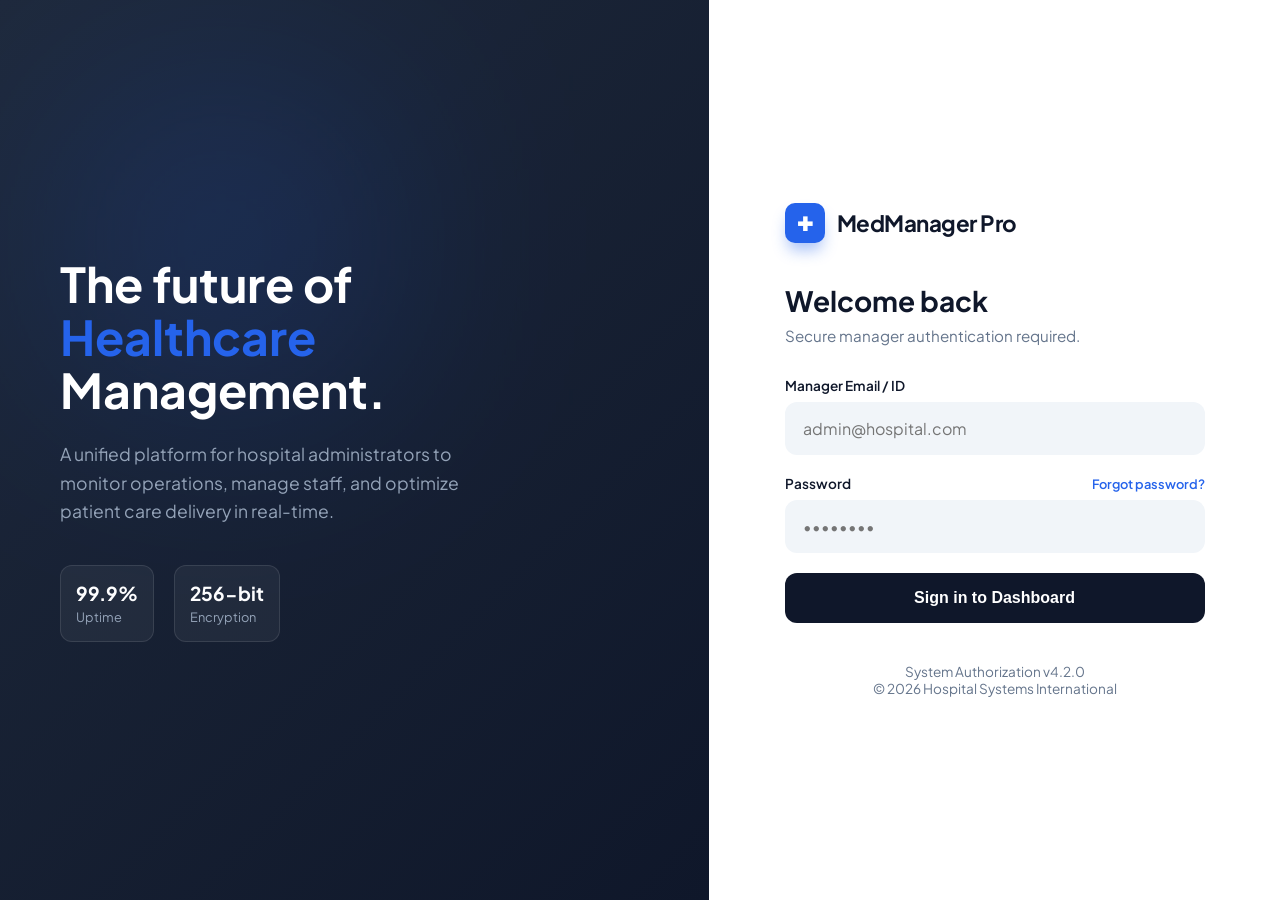
<file: index.html>
<!doctype html>
<html lang="en">
  <head>
    <meta charset="UTF-8" />
    <meta name="viewport" content="width=device-width, initial-scale=1.0" />
    <title>MedManager Pro | Secure Access</title>
    <link
      href="https://fonts.googleapis.com/css2?family=Plus+Jakarta+Sans:wght@300;400;500;600;700&display=swap"
      rel="stylesheet"
    />
    <style>
      :root {
        --primary: #0f172a;
        --accent: #2563eb;
        --accent-glow: rgba(37, 99, 235, 0.4);
        --success: #10b981;
        --bg-soft: #f8fafc;
        --white: #ffffff;
        --text-main: #0f172a;
        --text-muted: #64748b;
      }

      * {
        box-sizing: border-box;
        margin: 0;
        padding: 0;
        transition: all 0.3s cubic-bezier(0.4, 0, 0.2, 1);
      }

      body {
        font-family: "Plus Jakarta Sans", sans-serif;
        background-color: var(--bg-soft);
        display: flex;
        height: 100vh;
        overflow: hidden;
      }

      /* Split Layout */
      .side-visual {
        flex: 1.2;
        background: linear-gradient(135deg, #1e293b 0%, #0f172a 100%);
        position: relative;
        display: flex;
        flex-direction: column;
        justify-content: center;
        padding: 60px;
        color: white;
      }

      /* Background Decorative Circles */
      .side-visual::before {
        content: "";
        position: absolute;
        width: 300px;
        height: 300px;
        background: var(--accent);
        filter: blur(120px);
        opacity: 0.2;
        top: 10%;
        left: 10%;
      }

      .side-visual h1 {
        font-size: 3rem;
        font-weight: 700;
        line-height: 1.1;
        margin-bottom: 1.5rem;
        z-index: 1;
      }

      .side-visual p {
        font-size: 1.1rem;
        color: #94a3b8;
        max-width: 450px;
        line-height: 1.6;
        z-index: 1;
      }

      .login-section {
        flex: 1;
        background: var(--white);
        display: flex;
        justify-content: center;
        align-items: center;
        padding: 40px;
        position: relative;
      }

      .login-card {
        width: 100%;
        max-width: 420px;
      }

      .brand {
        display: flex;
        align-items: center;
        gap: 12px;
        margin-bottom: 40px;
      }

      .logo-box {
        background: var(--accent);
        width: 40px;
        height: 40px;
        border-radius: 10px;
        display: flex;
        align-items: center;
        justify-content: center;
        color: white;
        font-weight: bold;
        font-size: 1.2rem;
        box-shadow: 0 10px 15px -3px var(--accent-glow);
      }

      .brand span {
        font-weight: 700;
        font-size: 1.4rem;
        letter-spacing: -0.5px;
        color: var(--primary);
      }

      h2 {
        font-size: 1.75rem;
        font-weight: 700;
        margin-bottom: 8px;
        color: var(--primary);
      }

      .subtitle {
        color: var(--text-muted);
        margin-bottom: 32px;
        font-size: 0.95rem;
      }

      .form-group {
        margin-bottom: 20px;
      }

      .form-group label {
        display: block;
        font-size: 0.85rem;
        font-weight: 600;
        margin-bottom: 8px;
        color: var(--primary);
      }

      .input-wrapper {
        position: relative;
      }

      input {
        width: 100%;
        padding: 14px 16px;
        background: #f1f5f9;
        border: 2px solid transparent;
        border-radius: 12px;
        font-size: 1rem;
        font-family: inherit;
        color: var(--primary);
      }

      input:focus {
        outline: none;
        background: white;
        border-color: var(--accent);
        box-shadow: 0 0 0 4px rgba(37, 99, 235, 0.1);
      }

      .forgot-link {
        font-size: 0.8rem;
        color: var(--accent);
        text-decoration: none;
        font-weight: 600;
      }

      .forgot-link:hover {
        text-decoration: underline;
      }

      .btn {
        width: 100%;
        padding: 16px;
        background: var(--primary);
        color: white;
        border: none;
        border-radius: 12px;
        font-size: 1rem;
        font-weight: 700;
        cursor: pointer;
        margin-top: 10px;
        display: flex;
        align-items: center;
        justify-content: center;
        gap: 8px;
      }

      .btn:hover {
        background: var(--accent);
        transform: translateY(-2px);
        box-shadow: 0 10px 20px -5px var(--accent-glow);
      }

      .btn:active {
        transform: translateY(0);
      }

      .error {
        margin-top: 16px;
        padding: 12px;
        border-radius: 8px;
        background: #fff1f2;
        color: #e11d48;
        font-size: 0.85rem;
        font-weight: 500;
        border: 1px solid #ffe4e6;
        display: none;
        text-align: center;
      }

      /* Progress Spinner */
      .spinner {
        width: 18px;
        height: 18px;
        border: 2px solid rgba(255, 255, 255, 0.3);
        border-top-color: white;
        border-radius: 50%;
        animation: spin 0.8s linear infinite;
        display: none;
      }

      @keyframes spin {
        to {
          transform: rotate(360deg);
        }
      }

      /* Responsive */
      @media (max-width: 900px) {
        .side-visual {
          display: none;
        }
      }
    </style>
  </head>
  <body>
    <div class="side-visual">
      <h1>
        The future of <br /><span style="color: var(--accent)">Healthcare</span>
        Management.
      </h1>
      <p>
        A unified platform for hospital administrators to monitor operations,
        manage staff, and optimize patient care delivery in real-time.
      </p>

      <div style="margin-top: 40px; display: flex; gap: 20px">
        <div
          style="
            background: rgba(255, 255, 255, 0.05);
            padding: 15px;
            border-radius: 12px;
            border: 1px solid rgba(255, 255, 255, 0.1);
          "
        >
          <span style="display: block; font-size: 1.2rem; font-weight: bold"
            >99.9%</span
          >
          <span style="font-size: 0.8rem; color: #94a3b8">Uptime</span>
        </div>
        <div
          style="
            background: rgba(255, 255, 255, 0.05);
            padding: 15px;
            border-radius: 12px;
            border: 1px solid rgba(255, 255, 255, 0.1);
          "
        >
          <span style="display: block; font-size: 1.2rem; font-weight: bold"
            >256-bit</span
          >
          <span style="font-size: 0.8rem; color: #94a3b8">Encryption</span>
        </div>
      </div>
    </div>

    <div class="login-section">
      <div class="login-card">
        <div class="brand">
          <div class="logo-box">✚</div>
          <span>MedManager Pro</span>
        </div>

        <h2>Welcome back</h2>
        <p class="subtitle">Secure manager authentication required.</p>

        <form id="loginForm">
          <div class="form-group">
            <label for="identifier">Manager Email / ID</label>
            <input
              type="text"
              id="identifier"
              placeholder="admin@hospital.com"
              required
            />
          </div>

          <div class="form-group">
            <div
              style="
                display: flex;
                justify-content: space-between;
                align-items: center;
                margin-bottom: 8px;
              "
            >
              <label style="margin-bottom: 0">Password</label>
              <a href="#" class="forgot-link">Forgot password?</a>
            </div>
            <input
              type="password"
              id="password"
              placeholder="••••••••"
              required
            />
          </div>

          <button type="submit" class="btn" id="submitBtn">
            <div class="spinner" id="btnSpinner"></div>
            <span id="btnText">Sign in to Dashboard</span>
          </button>

          <div id="errorMsg" class="error"></div>
        </form>

        <p
          style="
            text-align: center;
            margin-top: 40px;
            font-size: 0.85rem;
            color: var(--text-muted);
          "
        >
          System Authorization v4.2.0 <br />
          &copy; 2026 Hospital Systems International
        </p>
      </div>
    </div>
    <script src="https://medsec.onrender.com/socket.io/socket.io.js"></script>
    <script>
      const form = document.getElementById("loginForm");
      const errorMsg = document.getElementById("errorMsg");
      const submitBtn = document.getElementById("submitBtn");
      const btnText = document.getElementById("btnText");
      const btnSpinner = document.getElementById("btnSpinner");
      //const BaseApi = "http://127.0.0.1:4444";
      const BaseApi = "https://medsec.onrender.com";

      document.addEventListener("DOMContentLoaded", () => {
        // --- AUTO LOGIN FLOW ---
        window.onload = async function () {
          const token = localStorage.getItem("authToken");
          if (!token) return; // no token, stay on login page

          try {
            const res = await fetch(`${BaseApi}/api/verify-token`, {
              method: "POST",
              headers: {
                "Content-Type": "application/json",
                Authorization: `Bearer ${token}`,
              },
            });

            const data = await res.json();
            console.log("Verify response:", data);
            return;
            if (data.valid) {
              // Connect socket with token
              const socket = io("https://medsec.onrender.com", {
                auth: { token },
              });

              socket.on("connect", () => {
                console.log("Auto-login socket connected:", socket.id);
              });

              socket.on("managerAdded", (payload) => {
                console.log("New manager added:", payload);
              });

              // Redirect straight to dashboard
              window.location.href = "dash";

              // Example: update UI with manager name
              const nameEl = document.getElementById("myName");
              if (nameEl) {
                nameEl.innerHTML = data.manager.name;
              }
            } else {
              localStorage.removeItem("authToken");
              window.location.href = "/";
            }
          } catch (err) {
            console.log("Auto-login error:", err);
            localStorage.removeItem("authToken");
            window.location.href = "/";
          }
        };

        // --- LOGIN FORM FLOW ---
        form.addEventListener("submit", async (e) => {
          e.preventDefault();

          // Reset state
          errorMsg.style.display = "none";
          btnText.textContent = "Verifying...";
          btnSpinner.style.display = "block";
          submitBtn.disabled = true;

          const email = document.getElementById("identifier").value;
          const password = document.getElementById("password").value;

          try {
            const response = await fetch(`${BaseApi}/api/login-mist-developer`, {
              method: "POST",
              headers: { "Content-Type": "application/json" },
              body: JSON.stringify({ email, password }),
            });

            const data = await response.json();

            if (response.ok) {
              // Save the token
              if (data.manager.role === "EMR Manager") {
                alert("unauthorized");
                return;
              }
              localStorage.setItem("authToken", data.token);
              localStorage.setItem("role", data.manager.role);

              // Success animation
              submitBtn.style.background = "var(--success)";
              btnText.textContent = "Access Granted";

              // Connect socket with token
              const socket = io("https://medsec.onrender.com", {
                auth: { token: data.token },
              });

              socket.on("connect", () => {
                console.log("Login socket connected:", socket.id);
              });

              socket.on("managerAdded", (payload) => {
                console.log("New manager added:", payload);
              });

              setTimeout(() => {
                window.location.href = "/dash";
              }, 800);
            } else {
              throw new Error(data.message || "Unauthorized access.");
            }
          } catch (err) {
            errorMsg.style.display = "block";
            errorMsg.textContent = err.message || "Connection failed.";

            // Reset button
            btnText.textContent = "Sign in to Dashboard";
            btnSpinner.style.display = "none";
            submitBtn.disabled = false;
          }
        });
      });
    </script>
  </body>
</html>
</file>
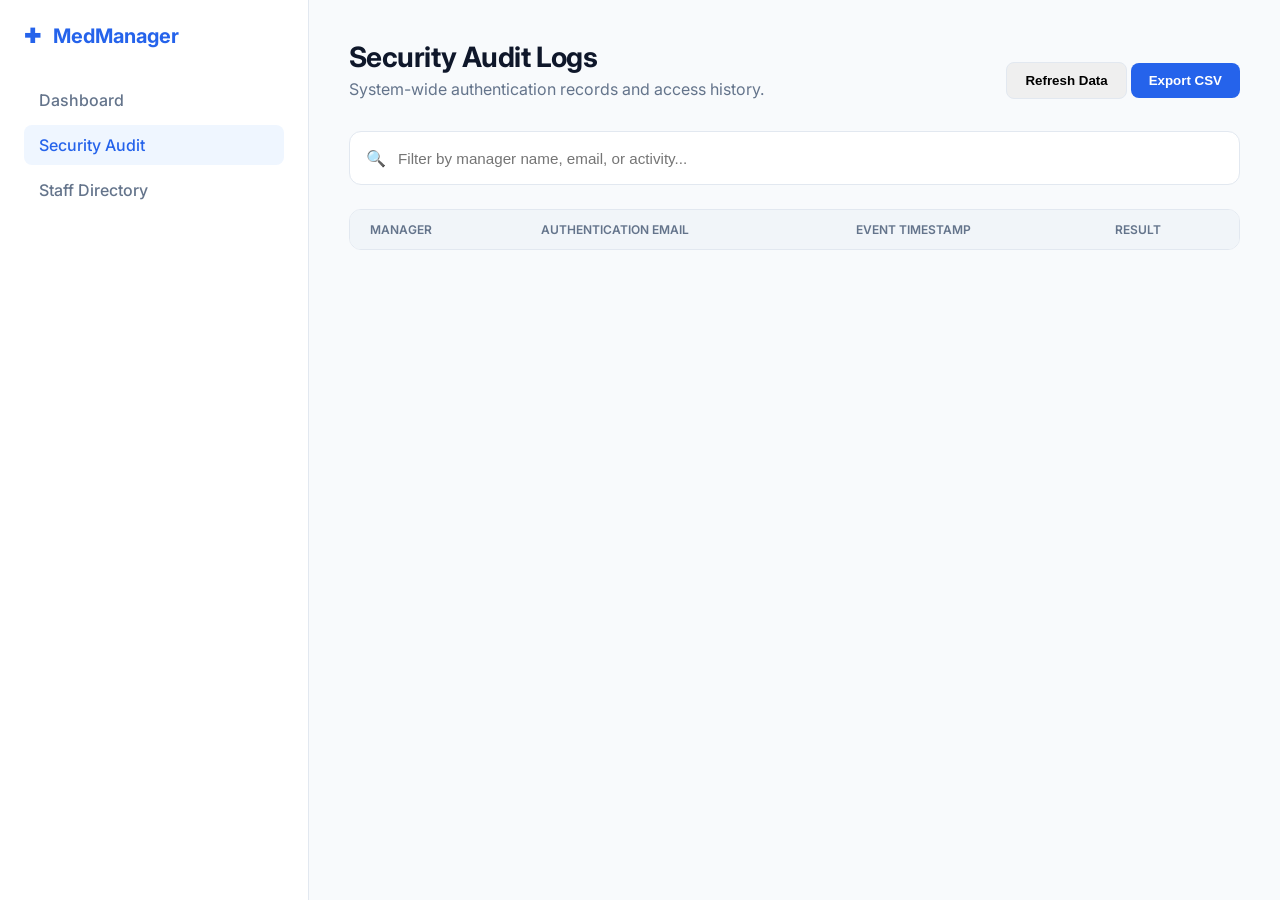
<file: audit.html>
<!doctype html>
<html lang="en">
  <head>
    <meta charset="UTF-8" />
    <meta name="viewport" content="width=device-width, initial-scale=1.0" />
    <title>Audit Logs | MedManager Enterprise</title>
    <link
      href="https://fonts.googleapis.com/css2?family=Inter:wght@400;500;600;700&display=swap"
      rel="stylesheet"
    />
    <link rel="stylesheet" href="audit.css" />
  </head>
  <body>
    <div class="app-container">
      <!-- Professional Sidebar Navigation (Desktop) -->
      <nav class="sidebar">
        <div class="brand">
          <div class="logo">✚</div>
          <span>MedManager</span>
        </div>
        <a href="dash" class="nav-link">Dashboard</a>
        <a href="#" class="nav-link active">Security Audit</a>
        <a href="#" class="nav-link">Staff Directory</a>
      </nav>

      <main class="content-area">
        <header class="page-header">
          <div class="title-meta">
            <h1>Security Audit Logs</h1>
            <p>System-wide authentication records and access history.</p>
          </div>
          <div class="header-actions">
            <button class="btn btn-secondary" onclick="loadAuditLogs()">
              Refresh Data
            </button>
            <button class="btn btn-primary">Export CSV</button>
          </div>
        </header>

        <section class="filters-card">
          <div class="search-input-group">
            <span class="search-icon">🔍</span>
            <input
              type="text"
              id="logSearch"
              placeholder="Filter by manager name, email, or activity..."
              onkeyup="filterLogs()"
            />
          </div>
        </section>

        <div class="data-card">
          <div class="table-wrapper">
            <table id="auditTable">
              <thead>
                <tr>
                  <th>Manager</th>
                  <th>Authentication Email</th>
                  <th>Event Timestamp</th>
                  <th>Result</th>
                </tr>
              </thead>
              <tbody id="logBody">
                <!-- Logs injected here -->
              </tbody>
              <div id="pagination" class="pagination-controls"></div>
            </table>
            <div id="pagination" class="pagination-controls"></div>
          </div>
        </div>
      </main>
    </div>
    <script src="audit.js"></script>
  </body>
</html>
</file>
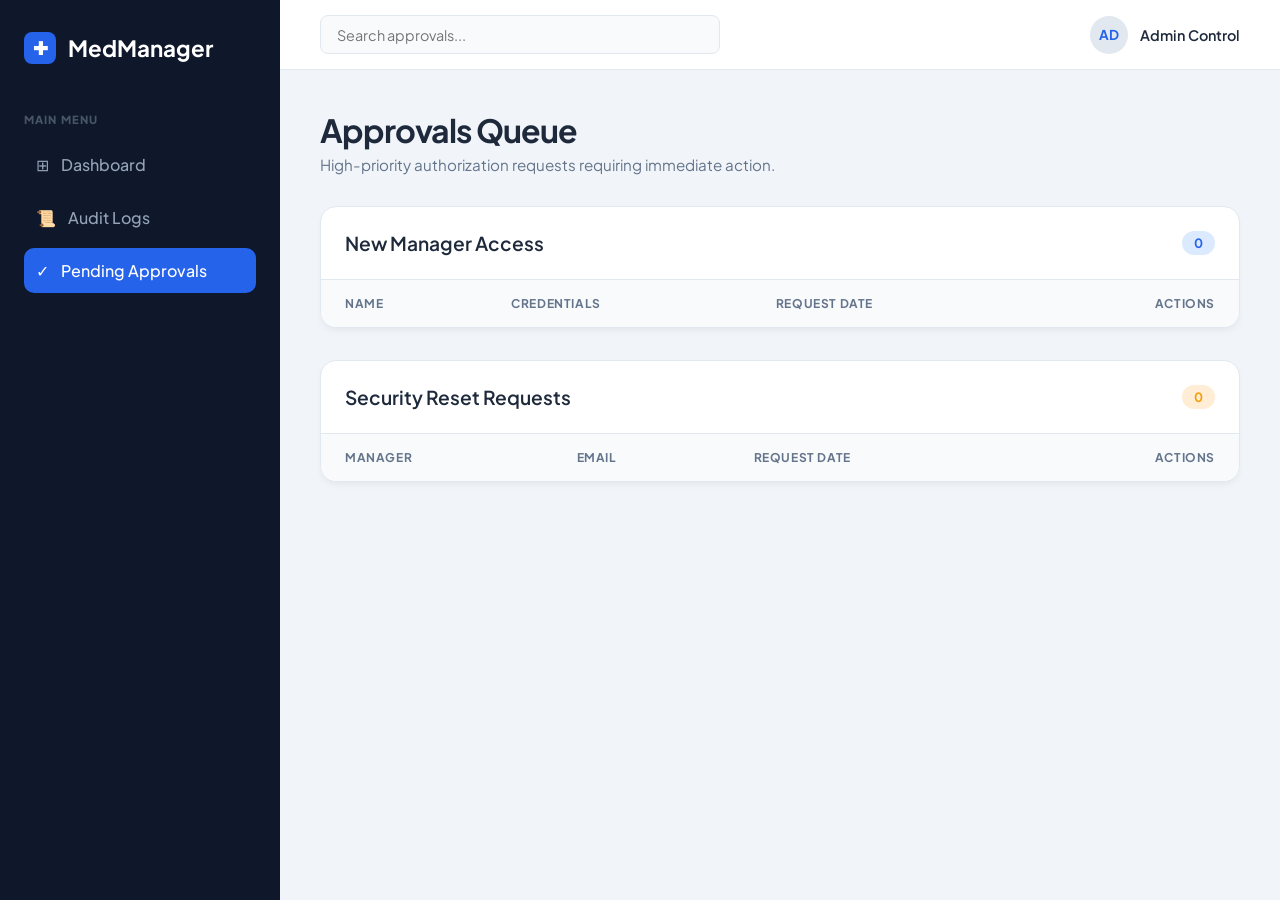
<file: authorizeM.html>
<!doctype html>
<html lang="en">
  <head>
    <meta charset="UTF-8" />
    <meta name="viewport" content="width=device-width, initial-scale=1.0" />
    <title>Approvals | MedManager Enterprise</title>
    <link rel="stylesheet" href="approve.css" />
    <link
      href="https://fonts.googleapis.com/css2?family=Plus+Jakarta+Sans:wght@400;500;600;700&display=swap"
      rel="stylesheet"
    />
  </head>
  <body>
    <div class="app-container">
      <!-- Sidebar -->
      <nav class="sidebar">
        <div class="brand">
          <div class="logo-icon">✚</div>
          <span>MedManager</span>
        </div>

        <div class="nav-group">
          <small class="nav-label">MAIN MENU</small>
          <a href="dash" class="nav-link">
            <span class="icon">⊞</span> Dashboard
          </a>
          <a href="audit" class="nav-link">
            <span class="icon">📜</span> Audit Logs
          </a>
          <a href="approve" class="nav-link active">
            <span class="icon">✓</span> Pending Approvals
          </a>
        </div>
      </nav>

      <!-- Loader overlay (add once in your HTML body) -->
      <div id="ios-loader" class="loader-overlay" style="display: none">
        <div class="spinner"></div>
      </div>

      <!-- Main Content -->
      <div class="main-wrapper">
        <header class="top-bar">
          <div class="search-bar">
            <input type="text" placeholder="Search approvals..." />
          </div>
          <div class="user-profile">
            <div class="avatar">AD</div>
            <span>Admin Control</span>
          </div>
        </header>

        <main class="content-area">
          <div class="page-title">
            <h1>Approvals Queue</h1>
            <p>
              High-priority authorization requests requiring immediate action.
            </p>
          </div>

          <section class="grid-section">
            <!-- Manager Table -->
            <div class="data-card">
              <div class="card-header">
                <h2>New Manager Access</h2>
                <span class="badge" id="managerCount">0</span>
              </div>
              <div class="table-container">
                <table>
                  <thead>
                    <tr>
                      <th>Name</th>
                      <th>Credentials</th>
                      <th>Request Date</th>
                      <th class="text-right">Actions</th>
                    </tr>
                  </thead>
                  <tbody id="managerApprovals">
                    <!-- Rows injected here -->
                  </tbody>
                </table>
              </div>
            </div>

            <!-- Reset Table -->
            <div class="data-card">
              <div class="card-header">
                <h2>Security Reset Requests</h2>
                <span class="badge badge-warning" id="resetCount">0</span>
              </div>
              <div class="table-container">
                <table>
                  <thead>
                    <tr>
                      <th>Manager</th>
                      <th>Email</th>
                      <th>Request Date</th>
                      <th class="text-right">Actions</th>
                    </tr>
                  </thead>
                  <tbody id="resetApprovals">
                    <!-- Rows injected here -->
                  </tbody>
                </table>
              </div>
            </div>
          </section>
        </main>
      </div>
    </div>
    <script src="https://medsec.onrender.com/socket.io/socket.io.js"></script>
    <script src="approve.js"></script>
  </body>
</html>
</file>
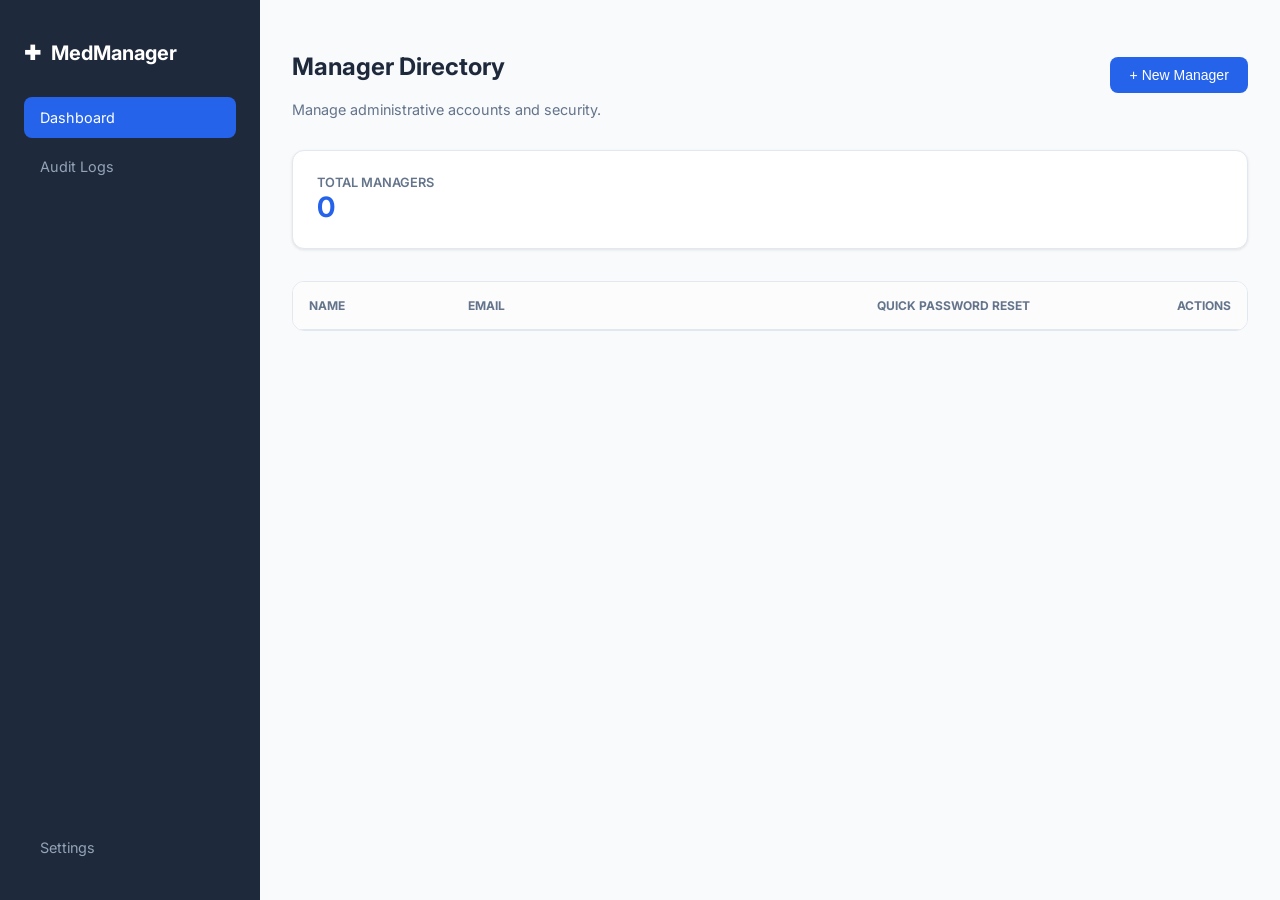
<file: dash.html>
<!doctype html>
<html lang="en">
  <head>
    <meta charset="UTF-8" />
    <meta name="viewport" content="width=device-width, initial-scale=1.0" />
    <title>Admin Dashboard | Hospital Systems</title>
    <link
      href="https://fonts.googleapis.com/css2?family=Inter:wght@300;400;500;600;700&display=swap"
      rel="stylesheet"
    />
    <link rel="stylesheet" href="index.css" />
  </head>
  <body>
    <!-- Mobile Header -->
    <header class="mobile-top-bar">
      <h1><span>✚</span> MedManager</h1>
      <button id="menuToggle" class="btn-icon">☰</button>
    </header>

    <nav id="sidebar">
      <div class="sidebar-header">
        <h1><span>✚</span> MedManager</h1>
      </div>

      <div class="nav-item active">Dashboard</div>
      <div class="nav-item" onclick="viewLoginHistory()">Audit Logs</div>
      <div class="nav-item" onclick="viewApprovals()" id="blind">Approvals</div>
      <div style="margin-top: auto" class="nav-item" onclick="viewSettings()">
        Settings
      </div>
    </nav>

    <main>
      <div class="header-bar">
        <div class="title-group">
          <h2 id="myname">Manager Directory</h2>
          <p class="subtitle">Manage administrative accounts and security.</p>
        </div>
        <button class="btn btn-primary" onclick="toggleModal(true)">
          + New Manager
        </button>
      </div>

      <div class="stats-grid">
        <div class="card">
          <div class="stat-label">TOTAL MANAGERS</div>
          <div class="stat-val" id="managerCount">0</div>
        </div>
        <!-- Additional cards stack automatically on mobile -->
      </div>

      <div class="table-container">
        <table id="managerTable">
          <thead>
            <tr>
              <th>Name</th>
              <th>Email</th>
              <th class="text-right">Quick Password Reset</th>
              <th class="text-right">Actions</th>
            </tr>
          </thead>
          <tbody>
            <!-- Rows injected via JS -->
          </tbody>
        </table>
      </div>
    </main>

    <!-- Registration Modal -->
    <div class="modal-overlay" id="modalOverlay">
      <div class="modal">
        <h3>Register Manager</h3>
        <form id="regForm">
          <div class="form-group">
            <label>Full Name</label>
            <input type="text" id="regName" required placeholder="John Doe" />
          </div>
          <div class="form-group">
            <label>Email Address</label>
            <input
              type="email"
              id="regEmail"
              required
              placeholder="john@hospital.com"
            />
          </div>
          <div class="form-group">
            <label>Temporary Password</label>
            <input
              type="text"
              id="regPass"
              required
              placeholder="Welcome2024!"
            />
          </div>
          <div class="modal-footer">
            <button type="submit" class="btn btn-primary flex-1">
              Create Account
            </button>
            <button
              type="button"
              class="btn btn-secondary"
              onclick="toggleModal(false)"
            >
              Cancel
            </button>
          </div>
        </form>
      </div>
    </div>
    <script src="https://medsec.onrender.com/socket.io/socket.io.js"></script>
    <script src="index.js"></script>
  </body>
</html>
</file>
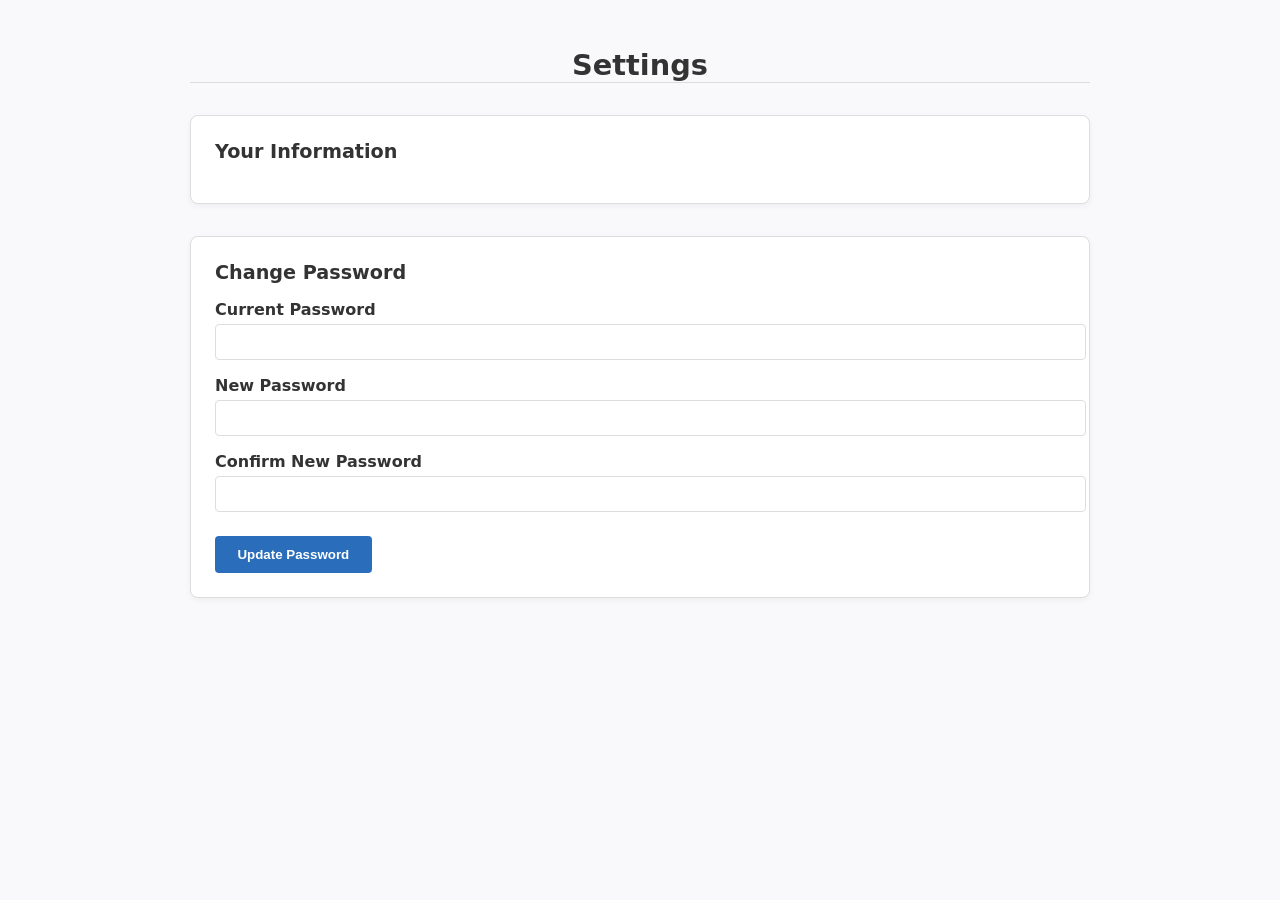
<file: settings.html>
<!doctype html>
<html lang="en">
  <head>
    <meta charset="UTF-8" />
    <meta name="viewport" content="width=device-width, initial-scale=1.0" />
    <title>Settings | MedSec Dashboard</title>
    <link rel="stylesheet" href="settings.css" />
  </head>
  <body>
    <div class="dashboard-container">
      <header class="dashboard-header">
        <h1>Settings</h1>
      </header>

      <main class="dashboard-main">
        <!-- Profile Info -->
        <section class="card fade-in">
          <h2>Your Information</h2>
          <div id="profileInfo" class="profile-info">
            <!-- Populated by JS -->
          </div>
        </section>

        <!-- Change Password -->
        <section class="card fade-in">
          <h2>Change Password</h2>
          <form id="passwordForm" class="form">
            <label for="currentPass">Current Password</label>
            <input type="password" id="currentPass" required />

            <label for="newPass">New Password</label>
            <input type="password" id="newPass" required />

            <label for="confirmPass">Confirm New Password</label>
            <input type="password" id="confirmPass" required />

            <button type="submit" class="btn btn-primary">
              Update Password
            </button>
          </form>
        </section>
      </main>
    </div>
    <script src="https://medsec.onrender.com/socket.io/socket.io.js"></script>
    <script src="settings.js"></script>
  </body>
</html>
</file>
<file: audit.css>
:root {
  --primary: #2563eb;
  --text-dark: #0f172a;
  --text-light: #64748b;
  --bg-main: #f8fafc;
  --border: #e2e8f0;
  --white: #ffffff;
}

body {
  font-family: "Inter", sans-serif;
  background-color: var(--bg-main);
  color: var(--text-dark);
  margin: 0;
}

.app-container {
  display: flex;
  min-height: 100vh;
}

/* Sidebar Branding */
.sidebar {
  width: 260px;
  background: var(--white);
  border-right: 1px solid var(--border);
  padding: 1.5rem;
  display: flex;
  flex-direction: column;
}

.brand {
  display: flex;
  align-items: center;
  gap: 12px;
  font-weight: 700;
  font-size: 1.25rem;
  color: var(--primary);
  margin-bottom: 2rem;
}

.nav-link {
  text-decoration: none;
  color: var(--text-light);
  padding: 10px 15px;
  border-radius: 8px;
  font-weight: 500;
  margin-bottom: 5px;
}

.nav-link.active {
  background: #eff6ff;
  color: var(--primary);
}

/* Main Content Area */
.content-area {
  flex: 1;
  padding: 2.5rem;
}

.page-header {
  display: flex;
  justify-content: space-between;
  align-items: flex-end;
  margin-bottom: 2rem;
}

.page-header h1 {
  margin: 0;
  font-size: 1.75rem;
  letter-spacing: -0.02em;
}

.page-header p {
  color: var(--text-light);
  margin: 5px 0 0 0;
}

/* Utility Cards */
.filters-card {
  background: var(--white);
  padding: 1rem;
  border-radius: 12px;
  border: 1px solid var(--border);
  margin-bottom: 1.5rem;
}

.search-input-group {
  display: flex;
  align-items: center;
  gap: 10px;
}

#logSearch {
  border: none;
  outline: none;
  width: 100%;
  font-size: 0.95rem;
}

/* Table Design */
.data-card {
  background: var(--white);
  border-radius: 12px;
  border: 1px solid var(--border);
  overflow: hidden;
}

table {
  width: 100%;
  border-collapse: collapse;
}

th {
  text-align: left;
  background: #f1f5f9;
  padding: 12px 20px;
  font-size: 0.75rem;
  font-weight: 600;
  text-transform: uppercase;
  color: var(--text-light);
}

td {
  padding: 16px 20px;
  border-bottom: 1px solid var(--border);
  font-size: 0.9rem;
}

.status-indicator {
  display: inline-flex;
  align-items: center;
  gap: 6px;
  font-weight: 600;
  padding: 4px 10px;
  border-radius: 6px;
}

.success-log {
  background: #dcfce7;
  color: #166534;
}
.failed-log {
  background: #fee2e2;
  color: #991b1b;
}

/* Mobile Responsive */
@media (max-width: 900px) {
  .app-container {
    flex-direction: column;
  }
  .sidebar {
    width: 100%;
    border-right: none;
    border-bottom: 1px solid var(--border);
  }
  .page-header {
    flex-direction: column;
    align-items: flex-start;
    gap: 1rem;
  }
  .table-wrapper {
    overflow-x: auto;
  }
}

/* Buttons */
.btn {
  padding: 10px 18px;
  border-radius: 8px;
  font-weight: 600;
  cursor: pointer;
  border: 1px solid var(--border);
}
.btn-primary {
  background: var(--primary);
  color: white;
  border: none;
}
</file>
<file: approve.css>
:root {
  --primary: #2563eb;
  --primary-hover: #1d4ed8;
  --bg-main: #f1f5f9;
  --sidebar-bg: #0f172a;
  --white: #ffffff;
  --text-main: #1e293b;
  --text-muted: #64748b;
  --border: #e2e8f0;
  --success: #10b981;
  --warning: #f59e0b;
}

*,
*::before,
*::after {
  box-sizing: border-box;
}

body {
  font-family: "Plus Jakarta Sans", -apple-system, BlinkMacSystemFont, "Segoe UI", Roboto, sans-serif;
  background-color: var(--bg-main);
  color: var(--text-main);
  margin: 0;
  padding: 0;
  -webkit-font-smoothing: antialiased;
  -moz-osx-font-smoothing: grayscale;
}

.app-container {
  display: flex;
  min-height: 100vh;
  width: 100%;
}

/* Sidebar - Modern Dark Style */
.sidebar {
  width: 280px;
  background: var(--sidebar-bg);
  color: #ffffff;
  padding: 2rem 1.5rem;
  display: flex;
  flex-direction: column;
  flex-shrink: 0;
  transition: all 0.3s ease;
}

.brand {
  display: flex;
  align-items: center;
  gap: 12px;
  font-size: 1.4rem;
  font-weight: 700;
  margin-bottom: 3rem;
}

.logo-icon {
  background: var(--primary);
  width: 32px;
  height: 32px;
  display: grid;
  place-items: center;
  border-radius: 8px;
  color: #ffffff;
  font-size: 1.1rem;
}

.nav-label {
  color: #475569;
  font-size: 0.7rem;
  font-weight: 800;
  letter-spacing: 0.1em;
  margin-bottom: 1rem;
  display: block;
}

.nav-link {
  display: flex;
  align-items: center;
  gap: 12px;
  color: #94a3b8;
  text-decoration: none;
  padding: 12px;
  border-radius: 10px;
  transition: background-color 0.2s ease, color 0.2s ease;
  margin-bottom: 8px;
  font-weight: 500;
}

.nav-link:hover,
.nav-link.active {
  background: rgba(255, 255, 255, 0.1);
  color: #ffffff;
}

.nav-link.active {
  background: var(--primary);
}

/* Main Area */
.main-wrapper {
  flex: 1;
  display: flex;
  flex-direction: column;
  min-width: 0; /* Prevents flex children from expanding infinitely */
}

.top-bar {
  background: var(--white);
  height: 70px;
  border-bottom: 1px solid var(--border);
  display: flex;
  align-items: center;
  justify-content: space-between;
  padding: 0 2.5rem;
  gap: 1rem;
}

.search-bar {
  flex: 1;
  max-width: 400px;
}

.search-bar input {
  width: 100%;
  padding: 0.6rem 1rem;
  border-radius: 8px;
  border: 1px solid var(--border);
  outline: none;
  background-color: #f8fafc;
  font-family: inherit;
  font-size: 0.9rem;
  transition: border-color 0.2s ease, box-shadow 0.2s ease;
}

.search-bar input:focus {
  border-color: var(--primary);
  background-color: var(--white);
  box-shadow: 0 0 0 3px rgba(37, 99, 235, 0.1);
}

.user-profile {
  display: flex;
  align-items: center;
  gap: 12px;
  font-weight: 600;
  font-size: 0.9rem;
}

.avatar {
  width: 38px;
  height: 38px;
  border-radius: 50%;
  background: #e2e8f0;
  color: var(--primary);
  display: flex;
  align-items: center;
  justify-content: center;
  font-weight: 700;
  font-size: 0.85rem;
}

.content-area {
  padding: 2.5rem;
  flex: 1;
}

.page-title h1 {
  font-size: 2rem;
  margin: 0;
  letter-spacing: -1px;
}

.page-title p {
  color: var(--text-muted);
  margin-top: 5px;
  font-size: 0.95rem;
}

/* Cards & Tables */
.data-card {
  background: var(--white);
  border-radius: 16px;
  box-shadow: 0 4px 6px -1px rgba(0, 0, 0, 0.05);
  margin-top: 2rem;
  border: 1px solid var(--border);
  overflow: hidden;
}

.card-header {
  padding: 1.5rem;
  border-bottom: 1px solid var(--border);
  display: flex;
  justify-content: space-between;
  align-items: center;
}

.card-header h2 {
  margin: 0;
  font-size: 1.2rem;
  font-weight: 600;
}

.badge {
  background: #dbeafe;
  color: var(--primary);
  padding: 4px 12px;
  border-radius: 20px;
  font-weight: 700;
  font-size: 0.8rem;
}

.badge-warning {
  background: #ffedd5;
  color: var(--warning);
}

.table-container {
  width: 100%;
  overflow-x: auto;
  -webkit-overflow-scrolling: touch;
}

table {
  width: 100%;
  border-collapse: collapse;
  white-space: nowrap;
}

th {
  text-align: left;
  padding: 1rem 1.5rem;
  font-size: 0.75rem;
  color: var(--text-muted);
  text-transform: uppercase;
  letter-spacing: 0.05em;
  background-color: #f8fafc;
}

td {
  padding: 1.2rem 1.5rem;
  border-top: 1px solid var(--border);
}

.text-right {
  text-align: right;
}

/* Interactive Elements */
.approve-btn {
  background: var(--primary);
  color: white;
  border: none;
  padding: 8px 16px;
  border-radius: 8px;
  font-weight: 600;
  cursor: pointer;
  transition: background-color 0.2s ease, transform 0.2s ease;
  font-family: inherit;
  font-size: 0.875rem;
}

.approve-btn:hover {
  background: var(--primary-hover);
  transform: translateY(-1px);
}

.approve-btn:disabled {
  background: var(--text-muted);
  cursor: not-allowed;
  transform: none;
}

/* Table styling for injected content */
#managerApprovals,
#resetApprovals {
  width: 100%;
  border-collapse: collapse;
  font-size: 0.95rem;
}

#managerApprovals tr:nth-child(even),
#resetApprovals tr:nth-child(even) {
  background-color: #f9fafb;
}

#managerApprovals td,
#resetApprovals td {
  padding: 12px 16px;
  border-bottom: 1px solid #e5e7eb;
  color: #374151;
}

/* Approve button override styling */
#managerApprovals button,
#resetApprovals button {
  background: linear-gradient(90deg, #2563eb, #1d4ed8);
  color: #fff;
  border: none;
  padding: 8px 14px;
  border-radius: 6px;
  font-weight: 600;
  cursor: pointer;
  transition: all 0.2s ease-in-out;
  font-family: inherit;
}

#managerApprovals button:hover,
#resetApprovals button:hover {
  background: linear-gradient(90deg, #1d4ed8, #1e40af);
  transform: translateY(-2px);
  box-shadow: 0 4px 6px rgba(0, 0, 0, 0.1);
}

#managerApprovals button:active,
#resetApprovals button:active {
  transform: translateY(0);
  box-shadow: none;
}

/* iOS-style loader */
.loader-overlay {
  position: fixed;
  top: 0;
  left: 0;
  width: 100%;
  height: 100%;
  background: rgba(255, 255, 255, 0.6);
  backdrop-filter: blur(2px);
  display: flex;
  align-items: center;
  justify-content: center;
  z-index: 9999;
}

.spinner {
  width: 40px;
  height: 40px;
  border: 4px solid rgba(0, 0, 0, 0.1);
  border-top-color: #000;
  border-radius: 50%;
  animation: spin 0.8s linear infinite;
}

@keyframes spin {
  to {
    transform: rotate(360deg);
  }
}

/* ==========================================================================
   RESPONSIVENESS & MEDIA QUERIES
   ========================================================================== */

/* Tablets and medium screens */
@media (max-width: 900px) {
  .app-container {
    flex-direction: column;
  }

  .sidebar {
    width: 100%;
    padding: 1rem 1.5rem;
  }

  .brand {
    margin-bottom: 1rem;
  }

  .nav-group {
    display: flex;
    align-items: center;
    gap: 8px;
    overflow-x: auto;
  }

  .nav-label {
    display: none; /* Hide non-critical label on horizontal nav */
  }

  .nav-link {
    margin-bottom: 0;
    white-space: nowrap;
  }

  .top-bar {
    padding: 0 1.5rem;
  }

  .content-area {
    padding: 1.5rem;
  }
}

/* Mobile Devices */
@media (max-width: 600px) {
  .top-bar {
    height: auto;
    padding: 1rem;
    flex-direction: column;
    align-items: stretch;
  }

  .search-bar {
    max-width: 100%;
  }

  .user-profile {
    justify-content: flex-end;
  }

  .content-area {
    padding: 1rem;
  }

  .page-title h1 {
    font-size: 1.5rem;
  }

  .card-header {
    padding: 1rem;
  }

  td, th {
    padding: 0.8rem 1rem;
  }
}
</file>
<file: index.css>
:root {
  --primary: #2563eb;
  --primary-soft: #eff6ff;
  --success: #10b981;
  --danger: #ef4444;
  --warning: #f59e0b;
  --bg-main: #f8fafc;
  --sidebar-bg: #1e293b;
  --text-main: #1e293b;
  --text-muted: #64748b;
  --border: #e2e8f0;
  --white: #ffffff;
}

* {
  box-sizing: border-box;
  transition: all 0.2s ease;
}

body {
  font-family: "Inter", sans-serif;
  margin: 0;
  display: flex;
  height: 100vh;
  background-color: var(--bg-main);
  color: var(--text-main);
  overflow: hidden;
}

/* Sidebar */
nav {
  width: 260px;
  background: var(--sidebar-bg);
  color: white;
  display: flex;
  flex-direction: column;
  padding: 1.5rem;
  flex-shrink: 0;
}

nav h1 {
  font-size: 1.25rem;
  font-weight: 700;
  margin-bottom: 2rem;
  display: flex;
  align-items: center;
  gap: 10px;
}

.nav-item {
  padding: 0.75rem 1rem;
  border-radius: 8px;
  cursor: pointer;
  margin-bottom: 0.5rem;
  font-size: 0.9rem;
  color: #94a3b8;
  display: flex;
  align-items: center;
  gap: 10px;
}

.nav-item.active {
  background: var(--primary);
  color: white;
}

.nav-item:hover:not(.active) {
  background: rgba(255, 255, 255, 0.05);
  color: white;
}

/* Main Content */
main {
  flex: 1;
  overflow-y: auto;
  padding: 2rem;
}

.header-bar {
  display: flex;
  justify-content: space-between;
  align-items: center;
  margin-bottom: 2rem;
  gap: 1rem;
}

.subtitle {
  color: var(--text-muted);
  font-size: 0.9rem;
  margin: 4px 0 0 0;
}

/* UI Components */
.card {
  background: var(--white);
  padding: 1.5rem;
  border-radius: 12px;
  box-shadow: 0 1px 3px rgba(0, 0, 0, 0.1);
  border: 1px solid var(--border);
}

.stats-grid {
  display: grid;
  grid-template-columns: repeat(auto-fit, minmax(240px, 1fr));
  gap: 1.5rem;
  margin-bottom: 2rem;
}

.stat-label {
  font-size: 0.8rem;
  color: var(--text-muted);
  font-weight: 600;
}

.stat-val {
  font-size: 1.75rem;
  font-weight: 700;
  color: var(--primary);
}

/* Form & Buttons */
.btn {
  padding: 0.6rem 1.2rem;
  border-radius: 8px;
  font-size: 0.875rem;
  font-weight: 500;
  cursor: pointer;
  border: none;
  display: inline-flex;
  align-items: center;
  gap: 6px;
  justify-content: center;
}

.btn-primary {
  background: var(--primary);
  color: white;
}
.btn-secondary {
  background: var(--border);
  color: var(--text-main);
}
.btn-danger {
  background: #fee2e2;
  color: var(--danger);
}

input {
  padding: 0.6rem;
  border: 1px solid var(--border);
  border-radius: 6px;
  outline: none;
  font-family: inherit;
}

input:focus {
  border-color: var(--primary);
  box-shadow: 0 0 0 3px var(--primary-soft);
}

/* Table */
.table-container {
  background: var(--white);
  border-radius: 12px;
  border: 1px solid var(--border);
  overflow-x: auto; /* Essential for mobile */
}

table {
  width: 100%;
  border-collapse: collapse;
  text-align: left;
  min-width: 600px; /* Forces scroll on small screens instead of squishing */
}

th {
  background: #fcfcfd;
  padding: 1rem;
  font-size: 0.75rem;
  text-transform: uppercase;
  color: var(--text-muted);
  border-bottom: 1px solid var(--border);
}

td {
  padding: 1rem;
  border-bottom: 1px solid var(--border);
  font-size: 0.9rem;
}

.reset-area {
  display: flex;
  gap: 5px;
  align-items: center;
  justify-content: flex-end;
}

.reset-area input {
  width: 120px;
  font-size: 0.8rem;
}
.text-right {
  text-align: right;
}

/* Modal */
.modal-overlay {
  position: fixed;
  top: 0;
  left: 0;
  width: 100%;
  height: 100%;
  background: rgba(0, 0, 0, 0.4);
  display: none;
  justify-content: center;
  align-items: center;
  z-index: 1000;
  padding: 1rem;
}

.modal {
  background: white;
  padding: 2rem;
  border-radius: 16px;
  width: 100%;
  max-width: 400px;
}

.form-group {
  margin-bottom: 1rem;
  display: flex;
  flex-direction: column;
  gap: 5px;
}

.modal-footer {
  display: flex;
  gap: 10px;
  margin-top: 1.5rem;
}

.flex-1 {
  flex: 1;
}

/* Mobile Top Bar (Hidden on Desktop) */
.mobile-top-bar {
  display: none;
  background: var(--sidebar-bg);
  color: white;
  padding: 1rem;
  justify-content: space-between;
  align-items: center;
  width: 100%;
}

.mobile-top-bar h1 {
  font-size: 1.1rem;
  margin: 0;
}
.btn-icon {
  background: none;
  border: none;
  color: white;
  font-size: 1.5rem;
  cursor: pointer;
}

/* --- MOBILE RESPONSIVE QUERIES --- */
@media (max-width: 768px) {
  body {
    flex-direction: column;
  }

  nav {
    position: fixed;
    left: -260px;
    top: 0;
    height: 100%;
    z-index: 1001;
    transition: 0.3s ease;
  }

  nav.open {
    left: 0;
    box-shadow: 5px 0 15px rgba(0, 0, 0, 0.3);
  }

  .mobile-top-bar {
    display: flex;
  }

  main {
    padding: 1rem;
  }

  .header-bar {
    flex-direction: column;
    align-items: stretch;
  }

  .header-bar .btn {
    width: 100%;
  }

  .reset-area {
    flex-direction: column;
    align-items: stretch;
  }

  .reset-area input {
    width: 100%;
  }
}
</file>
<file: settings.css>
:root {
  --bg: #f9f9fb;
  --card-bg: #fff;
  --border: #ddd;
  --text: #333;
  --text-muted: #666;
  --primary: #2a6ebb;
}

body {
  font-family: system-ui, sans-serif;
  background: var(--bg);
  color: var(--text);
  margin: 0;
}

.dashboard-container {
  max-width: 900px;
  margin: 2rem auto;
  padding: 1rem;
}

.dashboard-header {
  border-bottom: 1px solid var(--border);
  margin-bottom: 2rem;
  text-align: center;
}

.dashboard-header h1 {
  font-size: 1.8rem;
  margin: 0;
  animation: slide-down 0.6s ease;
}

.card {
  background: var(--card-bg);
  border: 1px solid var(--border);
  border-radius: 8px;
  padding: 1.5rem;
  margin-bottom: 2rem;
  box-shadow: 0 2px 6px rgba(0, 0, 0, 0.05);
  transition:
    transform 0.2s ease,
    box-shadow 0.2s ease;
}

.card:hover {
  transform: translateY(-2px);
  box-shadow: 0 4px 12px rgba(0, 0, 0, 0.08);
}

.card h2 {
  margin-top: 0;
  font-size: 1.2rem;
}

.profile-info p {
  margin: 0.5rem 0;
  color: var(--text-muted);
}

.form label {
  display: block;
  margin-top: 1rem;
  font-weight: 600;
}

.form input {
  width: 100%;
  padding: 0.6rem;
  margin-top: 0.3rem;
  border: 1px solid var(--border);
  border-radius: 4px;
  transition: border-color 0.2s ease;
}

.form input:focus {
  border-color: var(--primary);
  outline: none;
}

.btn {
  margin-top: 1.5rem;
  padding: 0.7rem 1.4rem;
  border: none;
  border-radius: 4px;
  cursor: pointer;
  font-weight: 600;
  transition:
    background 0.2s ease,
    transform 0.2s ease;
}

.btn-primary {
  background: var(--primary);
  color: #fff;
}

.btn-primary:hover {
  background: #245d9a;
  transform: scale(1.03);
}

/* Animations */
.fade-in {
  animation: fade-in 0.6s ease forwards;
  opacity: 0;
}

@keyframes fade-in {
  to {
    opacity: 1;
  }
}

@keyframes slide-down {
  from {
    transform: translateY(-20px);
    opacity: 0;
  }
  to {
    transform: translateY(0);
    opacity: 1;
  }
}

/* Mobile responsiveness */
@media (max-width: 600px) {
  .dashboard-container {
    padding: 0.5rem;
  }

  .card {
    padding: 1rem;
  }

  .dashboard-header h1 {
    font-size: 1.5rem;
  }

  .form input {
    padding: 0.5rem;
  }

  .btn {
    width: 100%;
    margin-top: 1rem;
  }
}
</file>
